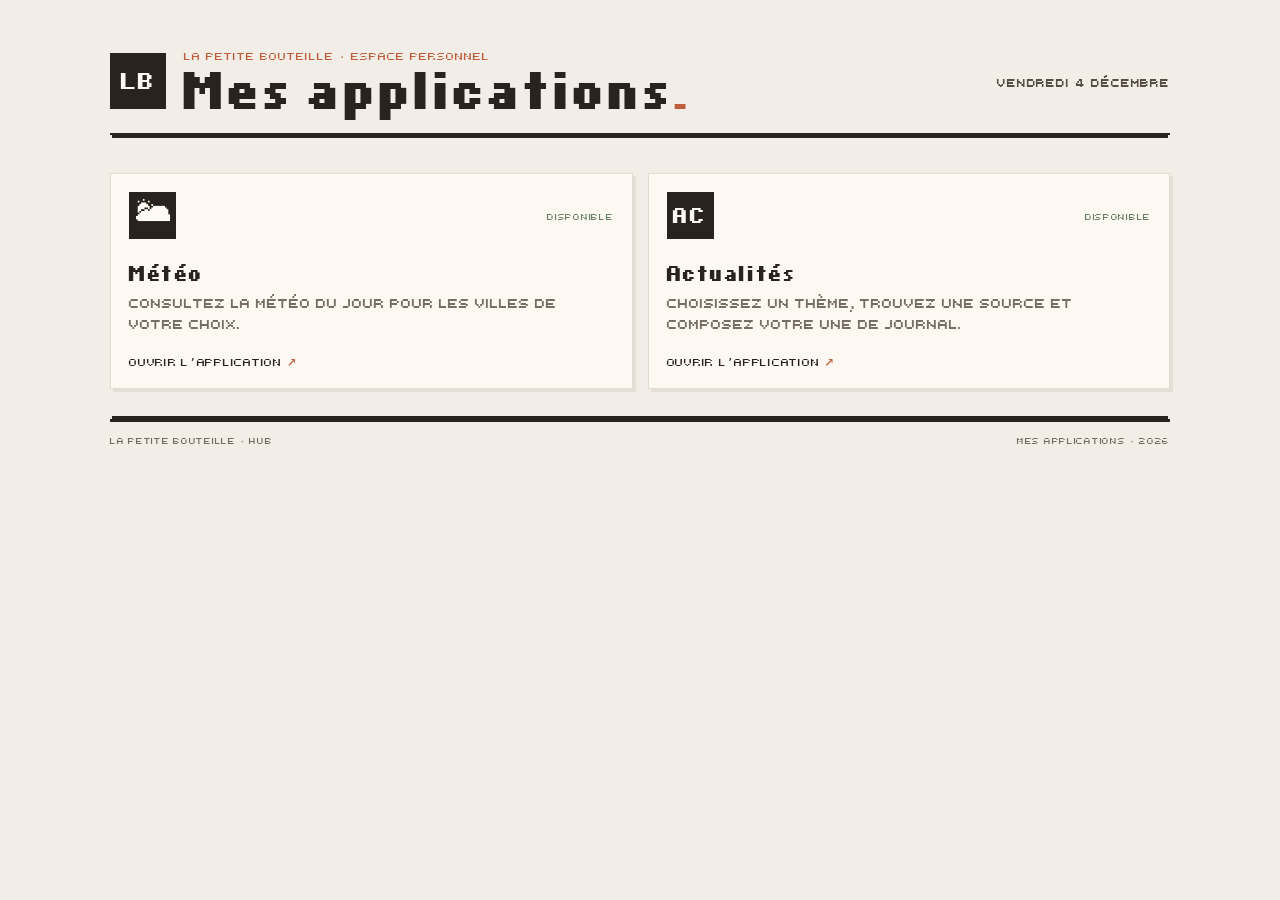
<file: index.html>
<!doctype html>
<html lang="fr">
<head>
  <meta charset="utf-8">
  <meta name="viewport" content="width=device-width, initial-scale=1">
  <meta name="theme-color" content="#fdf9f2">
  <meta name="description" content="Le hub personnel de vos applications et outils.">
  <title>Mes applications — La Petite Bouteille</title>
  <link rel="stylesheet" href="hub.css">
  <link rel="stylesheet" href="theme.css">
</head>
<body>
  <main class="hub-shell">
    <header class="masthead">
      <div class="masthead-mark" aria-hidden="true">LB</div>
      <div class="masthead-copy">
        <p class="eyebrow">LA PETITE BOUTEILLE · ESPACE PERSONNEL</p>
        <h1>Mes applications<span>.</span></h1>
      </div>
      <div class="masthead-date"><span id="today"></span></div>
    </header>

    <section id="appGrid" class="app-grid" aria-label="Applications enregistrées"></section>

    <footer class="hub-footer site-footer"><span>LA PETITE BOUTEILLE · HUB</span><span>MES APPLICATIONS · <span id="year"></span></span></footer>
  </main>
  <script src="hub.js"></script>
</body>
</html>
</file>
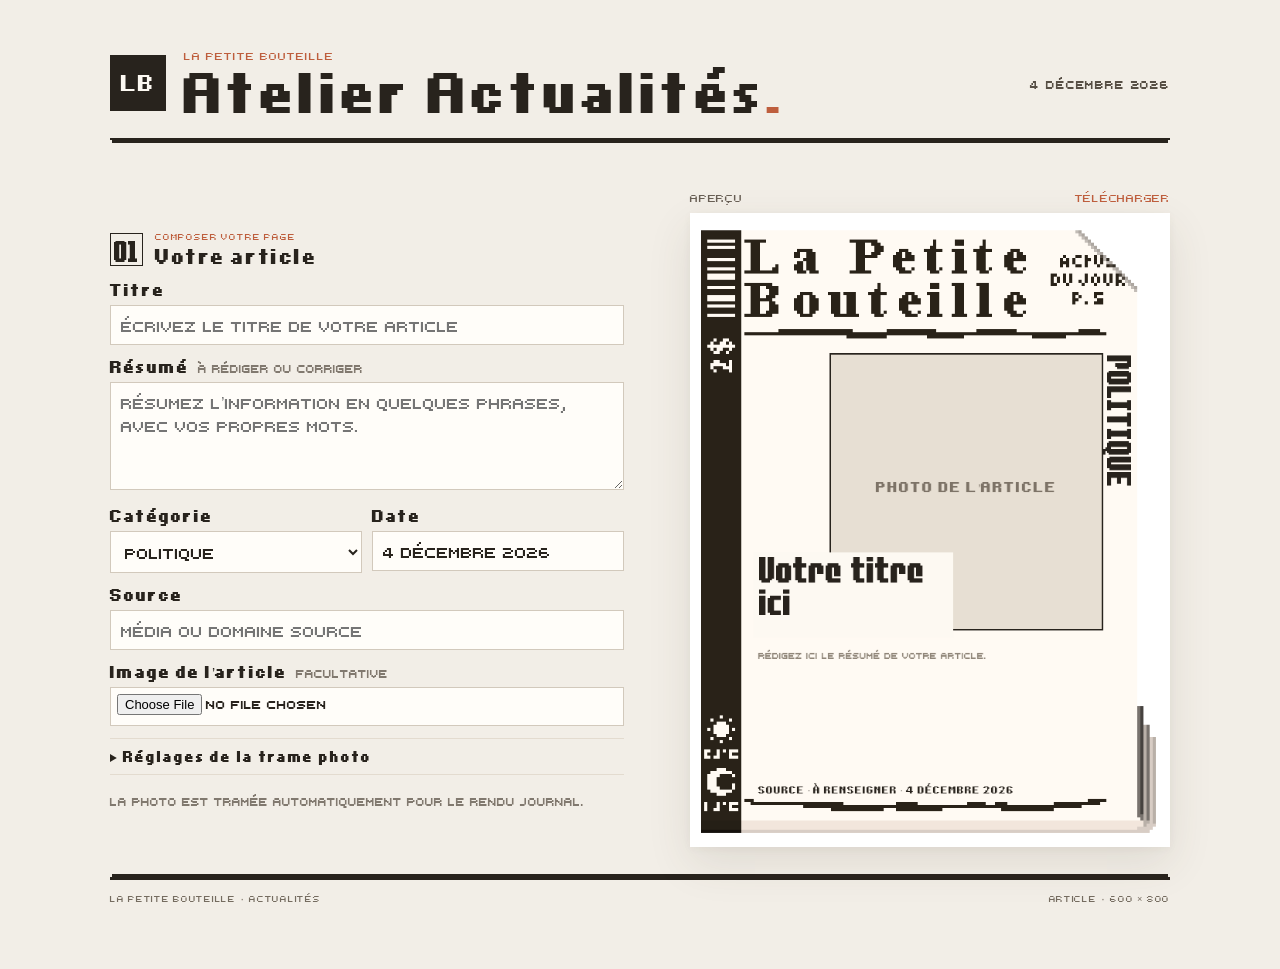
<file: actualites/index.html>
<!doctype html>
<html lang="fr">
<head>
  <meta charset="utf-8">
  <meta name="viewport" content="width=device-width, initial-scale=1">
  <meta name="theme-color" content="#fdf9f2">
  <title>Atelier Actualités — La Petite Bouteille</title>
  <link rel="stylesheet" href="style.css">
  <link rel="stylesheet" href="../theme.css?v=orange-download-20261007">
</head>
<body>
  <main class="page-shell">
    <header class="masthead app-masthead">
      <a class="masthead-mark" href="../index.html" aria-label="Retour au hub">LB</a>
      <div class="masthead-copy">
        <p class="eyebrow">LA PETITE BOUTEILLE</p>
        <h1>Atelier Actualités<span>.</span></h1>
      </div>
      <div class="masthead-date"><span id="todayHeader"></span></div>
    </header>

    <div class="workbench">
      <section class="editor" aria-label="Composition de la page d’actualité">
        <div class="section-head section-head--article"><span class="step">01</span><div><p class="eyebrow">COMPOSER VOTRE PAGE</p><h2>Votre article</h2></div></div>
        <label class="field-label" for="articleTitle">Titre</label>
        <input id="articleTitle" class="text-field" maxlength="180" placeholder="Écrivez le titre de votre article">
        <label class="field-label" for="articleSummary">Résumé <span>à rédiger ou corriger</span></label>
        <textarea id="articleSummary" rows="4" maxlength="700" placeholder="Résumez l’information en quelques phrases, avec vos propres mots."></textarea>
        <div class="two-fields">
          <label><span class="field-label">Catégorie</span><select id="articleCategory"><option>Politique</option><option>International</option><option>Sciences & technologie</option><option>Environnement</option><option>Économie</option><option>Culture</option><option>Sport</option><option>Santé</option><option>Société</option></select></label>
          <label><span class="field-label">Date</span><input id="articleDate" class="text-field" maxlength="40" placeholder="28 septembre 2026"></label>
        </div>
        <label class="field-label" for="articleSource">Source</label>
        <input id="articleSource" class="text-field" maxlength="100" placeholder="Média ou domaine source">
        <label class="field-label" for="photoFile">Image de l’article <span>facultative</span></label>
        <input id="photoFile" class="file-field" type="file" accept="image/*">
        <details class="settings">
          <summary>Réglages de la trame photo</summary>
          <div class="settings-grid">
            <div><span>Résolution d’entrée</span><b>96 px/pouce</b></div>
            <div><span>Résolution de sortie</span><b>25 px/pouce</b></div>
            <div><span>Mode</span><b>Trame de demi-teintes</b></div>
            <div><span>Linéature · angle</span><b>53 lignes/pouce · 45°</b></div>
            <div><span>Forme de trame</span><b>Losange</b></div>
            <div><span>Photo</span><b>Fixe en haut à droite</b></div>
            <label class="image-adjustment" for="brightnessSlider"><span>Luminosité <output id="brightnessValue" for="brightnessSlider">100 %</output></span><input id="brightnessSlider" type="range" min="0" max="200" value="100"></label>
            <label class="image-adjustment" for="contrastSlider"><span>Contraste <output id="contrastValue" for="contrastSlider">100 %</output></span><input id="contrastSlider" type="range" min="0" max="200" value="100"></label>
          </div>
        </details>
        <p id="photoStatus" class="helper">La photo est tramée automatiquement pour le rendu journal.</p>
        </section>

      <section class="preview-column" aria-label="Aperçu de la page d’actualité">
        <div class="preview-bar"><span>APERÇU</span><button class="download-link" type="button" id="downloadCanvas">Télécharger</button></div>
        <div class="poster-frame"><canvas id="poster" width="600" height="800"></canvas></div>
        
      </section>
    </div>
    <footer class="page-footer site-footer"><span>LA PETITE BOUTEILLE · ACTUALITÉS</span><span>Article · 600 × 800</span></footer>
  </main>
  <script src="app.js?v=save-canvas-20261007"></script>
</body>
</html>
</file>
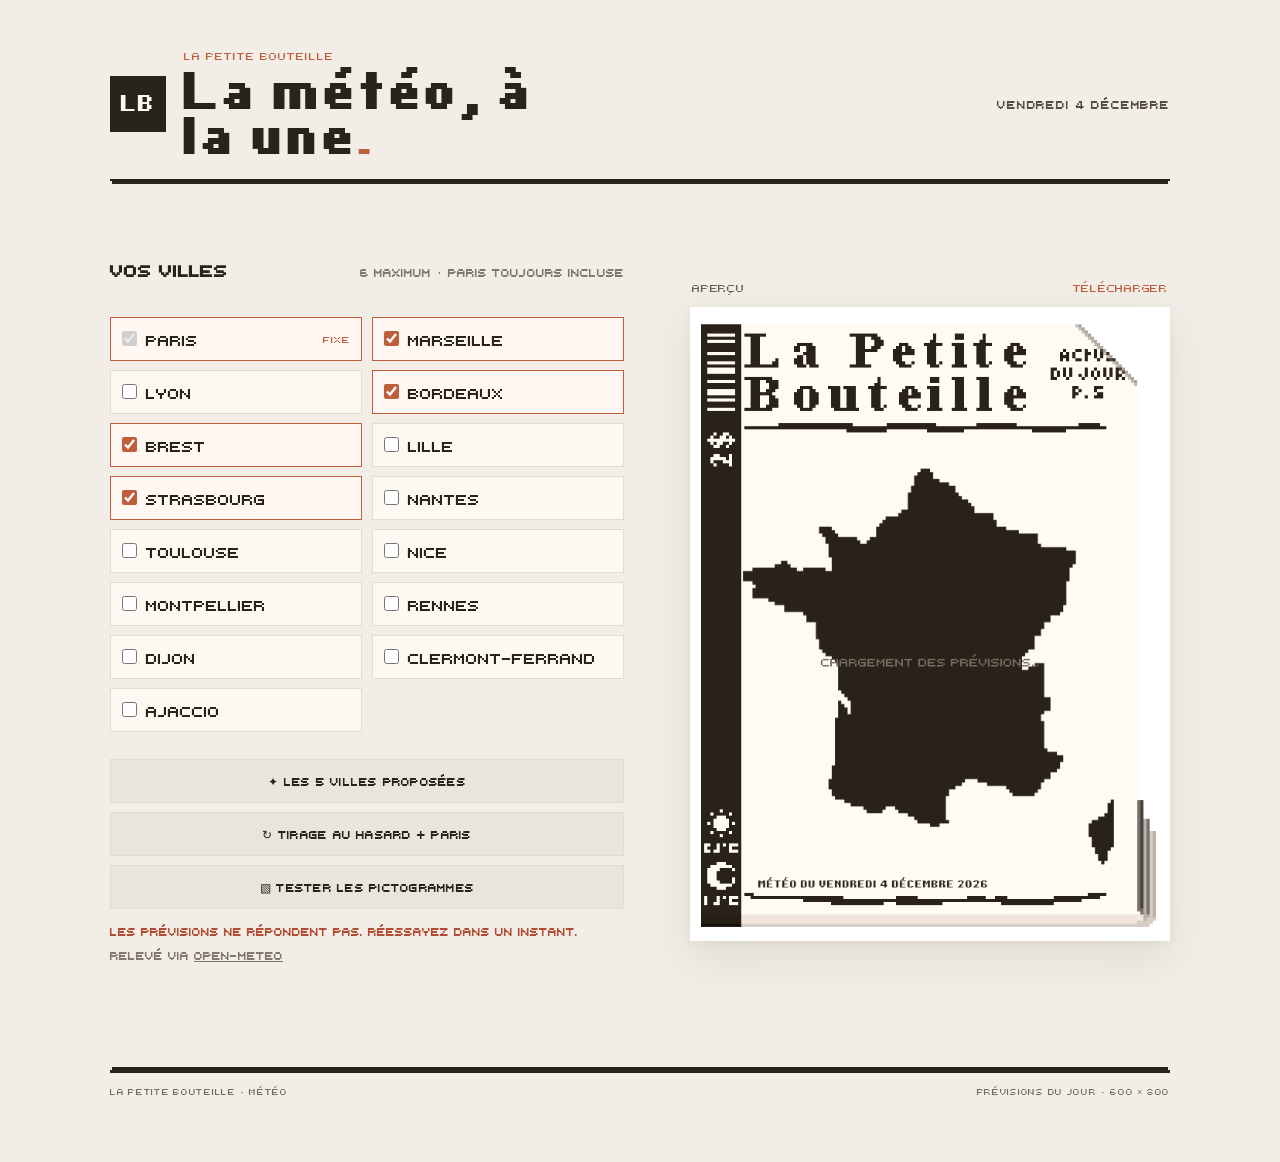
<file: meteo/index.html>
<!doctype html>
<html lang="fr">
<head>
  <meta charset="utf-8">
  <meta name="viewport" content="width=device-width, initial-scale=1">
  <meta name="theme-color" content="#fdf9f2">
  <title>Météo de France — Le bulletin du jour</title>
  <link rel="stylesheet" href="../style.css">
  <link rel="stylesheet" href="../theme.css?v=orange-download-20261007">
</head>
<body>
  <main class="layout">
    <header class="masthead app-masthead">
      <a class="masthead-mark" href="../index.html" aria-label="Retour au hub">LB</a>
      <div class="masthead-copy">
        <p class="eyebrow">LA PETITE BOUTEILLE</p>
        <h1>La météo, à la une<span>.</span></h1>
      </div>
      <div class="masthead-date"><span id="todayHeader"></span></div>
    </header>
    <section class="controls" aria-labelledby="title">
      <fieldset>
        <legend>Vos villes <span>6 maximum · Paris toujours incluse</span></legend>
        <div id="cityList" class="city-list"></div>
      </fieldset>

      <div class="actions">
        <button class="button button--light" id="presetButton" type="button">✦ Les 5 villes proposées</button>
        <button class="button button--light" id="randomButton" type="button">↻ Tirage au hasard + Paris</button>
        <button class="button button--test" id="testButton" type="button" aria-pressed="false">▧ Tester les pictogrammes</button>
      </div>
      <p id="status" class="status" role="status">Chargement des prévisions…</p>
      <p class="credit">relevé via <a href="https://open-meteo.com/" target="_blank" rel="noreferrer">Open-Meteo</a></p>
    </section>

    <section class="preview-wrap" aria-label="Aperçu de la carte météo">
      <div class="preview-heading"><span>APERÇU</span><button class="download-link" type="button" id="downloadCanvas">Télécharger</button></div>
      <div class="paper-frame"><canvas id="weatherCanvas" width="600" height="800" aria-label="Carte météo du jour"></canvas></div>
      
    </section>
    <footer class="site-footer"><span>LA PETITE BOUTEILLE · MÉTÉO</span><span>PRÉVISIONS DU JOUR · 600 × 800</span></footer>
  </main>
  <script src="app.js?v=save-canvas-20261007"></script>
</body>
</html>
</file>
<file: hub.css>
.hub-shell{max-width:1000px;margin:0 auto;padding:36px 28px 30px}
.masthead{display:grid;grid-template-columns:58px 1fr auto;gap:18px;align-items:center;padding:19px 0 24px;border-bottom:3px solid var(--ink);box-shadow:0 5px 0 -2px var(--ink)}
.masthead-mark{width:56px;height:56px;display:grid;place-items:center;background:var(--ink);color:var(--paper);font:20px 'FFF Urban',sans-serif;letter-spacing:-.08em}
.eyebrow,.section-kicker,.masthead-date,.issue,.hub-footer,.storage-note{font-family:'FFF Ville','Courier New',monospace;letter-spacing:.08em}
.eyebrow{font-size:11px;color:var(--red);margin:0 0 5px}
h1{font:clamp(28px,4vw,43px)/1.05 'FFF Urban',Arial,sans-serif;letter-spacing:-.055em;margin:0}
h1 span{color:var(--red)}
.subtitle{font-size:15px;color:#71695f;margin:7px 0 0}
.masthead-date{display:grid;gap:7px;text-align:right;font-size:12px;text-transform:capitalize}
.issue{font-size:9px;color:var(--muted);text-transform:uppercase}
.intro-row{display:flex;justify-content:space-between;align-items:end;gap:24px;margin:38px 0 19px}
.section-kicker{font-size:10px;color:var(--muted);margin:0 0 7px}
h2{font:22px 'FFF Urban',Arial,sans-serif;margin:0}
.intro-note{max-width:320px;text-align:right;color:#766e63;font-size:14px;line-height:1.45;margin:0}
.app-grid{margin-top:38px;display:grid;grid-template-columns:repeat(auto-fit,minmax(min(100%,280px),1fr));gap:15px}
.app-card{position:relative;display:flex;flex-direction:column;min-height:212px;padding:18px;background:var(--paper);border:1px solid #d9d0c4;box-shadow:3px 3px 0 #28231d12;color:inherit;text-decoration:none;transition:transform .16s,box-shadow .16s,border-color .16s}
.app-card:hover{transform:translateY(-3px);border-color:#a99c8d;box-shadow:5px 7px 0 #28231d18}
.app-card-link{display:flex;flex:1;flex-direction:column;color:inherit;text-decoration:none}
.card-top{display:flex;align-items:center;justify-content:space-between}
.app-icon{width:47px;height:47px;background:var(--ink);display:grid;place-items:center;overflow:hidden}
.app-icon img{width:34px;height:34px;object-fit:contain}
.app-icon--custom{font:17px 'FFF Urban',Arial,sans-serif;color:var(--paper)}
.app-status{font:9px 'FFF Ville',monospace;color:#668063;text-transform:uppercase;letter-spacing:.08em}
.app-card h3{font:17px 'FFF Urban',Arial,sans-serif;margin:23px 0 7px}
.app-card p{font-size:14px;line-height:1.45;color:#766e63;margin:0 0 15px}
.card-link{margin-top:auto;font:11px 'FFF Ville',monospace;text-transform:uppercase;letter-spacing:.07em}
.card-link span{color:var(--red);font-size:16px;margin-left:5px}
.remove-app{position:absolute;right:11px;bottom:10px;border:0;background:transparent;color:#93897c;font:11px 'FFF Ville',sans-serif;text-decoration:underline;cursor:pointer}
.add-panel{margin:21px 0 0;border-top:1px solid var(--line);border-bottom:1px solid var(--line);padding:0 0 14px}
.add-panel summary{list-style:none;cursor:pointer;display:flex;align-items:center;gap:11px;padding:15px 0;font:13px 'FFF Urban',Arial,sans-serif}
.add-panel summary::-webkit-details-marker{display:none}
.plus{width:25px;height:25px;display:grid;place-items:center;background:var(--ink);color:var(--paper);font:18px Arial,sans-serif}
.add-form{display:grid;grid-template-columns:1fr 1.2fr 1.2fr;gap:12px;margin:7px 0 0}
.add-form label{display:grid;gap:6px;font:11px 'FFF Ville',monospace;color:#675f55}
.add-form input{width:100%;min-height:39px;border:1px solid #d5ccbf;background:#fffdf9;padding:8px 10px;color:var(--ink);font:14px 'FFF Ville',sans-serif;outline:none}
.add-form input:focus{border-color:var(--ink)}
.form-footer{grid-column:1/-1;display:flex;align-items:center;justify-content:space-between;gap:12px}
#formMessage{font:11px 'FFF Ville',monospace;color:var(--red);margin:0}
.add-submit{border:0;background:var(--ink);color:var(--paper);min-height:38px;padding:0 15px;font:12px 'FFF Ville',sans-serif;cursor:pointer}
.add-submit:hover{background:#463d32}
.add-submit span{margin-left:9px;color:#e2aa86}
.storage-note{font-size:9px;color:var(--muted);margin:8px 0 0}
.hub-footer{display:flex;justify-content:space-between;gap:16px;margin-top:30px;padding-top:11px;border-top:3px solid var(--ink);box-shadow:0 -5px 0 -2px var(--ink);font-size:9px;color:#756c60}
@media(max-width:720px){.hub-shell{padding:24px 20px}.masthead{grid-template-columns:46px 1fr;gap:12px}.masthead-mark{width:44px;height:44px;font-size:16px}.masthead-date{grid-column:2;text-align:left;display:flex;gap:10px;align-items:center}.intro-row{align-items:start;flex-direction:column;gap:10px;margin-top:30px}.intro-note{text-align:left}.app-grid{grid-template-columns:repeat(2,minmax(0,1fr))}.add-form{grid-template-columns:1fr 1fr}.add-form label:last-of-type{grid-column:1/-1}}
@media(max-width:470px){.hub-shell{padding:18px 15px}.masthead{grid-template-columns:38px 1fr;gap:9px}.masthead-mark{width:37px;height:37px;font-size:13px}.eyebrow{font-size:9px}h1{font-size:25px}.subtitle{font-size:13px}.app-grid{grid-template-columns:1fr 1fr;gap:9px}.app-card{min-height:194px;padding:13px}.app-card h3{font-size:15px;margin-top:18px}.app-card p{font-size:13px}.app-icon{width:40px;height:40px}.app-icon img{width:30px;height:30px}.app-status{font-size:8px}.add-form{grid-template-columns:1fr}.add-form label:last-of-type{grid-column:auto}.hub-footer{font-size:8px}}
</file>
<file: theme.css>
@font-face{font-family:'FFF Temperature';src:url('meteo/assets/fonts/fff_spacedust.ttf') format('truetype');font-display:swap}
@font-face{font-family:'FFF Ville';src:url('meteo/assets/fonts/FFF Intelligent Thin Condensed.ttf') format('truetype');font-display:swap}
@font-face{font-family:'FFF Urban';src:url('meteo/assets/fonts/FFF Urban Bold Extended.ttf') format('truetype');font-display:swap}
:root{color-scheme:light;--ink:#28231d;--paper:#fdf9f2;--ground:#f2eee7;--muted:#81796f;--line:#e3dbcf;--red:#be5e3d;--rust:#be5e3d;--orange:#be5e3d}
*{box-sizing:border-box}
body{margin:0;background:var(--ground);color:var(--ink);font-family:'FFF Ville','Arial Narrow',sans-serif;min-height:100vh}
h1,h2,h3{color:var(--ink);font-family:'FFF Urban',Arial,sans-serif;letter-spacing:-.025em}
h1{font-size:clamp(28px,3.6vw,42px);line-height:1.08;font-weight:400;letter-spacing:-.04em;margin:0}
h2{font-size:21px;line-height:1.2;font-weight:400;margin:0}
.hub-shell,.page-shell,.layout{max-width:1120px;margin:0 auto;padding:48px 30px 64px}
.masthead{display:grid;grid-template-columns:56px minmax(0,1fr) auto;gap:18px;align-items:center;padding:0 0 19px;border-bottom:2px solid var(--ink);box-shadow:0 5px 0 -2px var(--ink)}
.app-masthead{grid-column:1/-1}.app-masthead h1 span{color:var(--rust)}
.masthead-mark{width:56px;height:56px;display:grid;place-items:center;background:var(--ink);color:var(--paper);font:18px 'FFF Urban',Arial,sans-serif;letter-spacing:-.08em;text-decoration:none}
.masthead-mark:hover{background:#453b30;color:var(--paper)}
.eyebrow{font:11px 'FFF Ville','Courier New',monospace;letter-spacing:.09em;color:var(--red);margin:0 0 6px}
.subtitle{font:15px/1.45 'FFF Ville','Arial Narrow',sans-serif;color:#71695f;margin:7px 0 0}
.masthead-date{display:grid;justify-items:end;gap:7px;font:12px 'FFF Ville','Courier New',monospace;letter-spacing:.07em;text-transform:capitalize;color:#574f45}
.masthead-date .date-line{display:flex;align-items:center;gap:9px;margin:0}
.issue{font:9px 'FFF Ville','Courier New',monospace;letter-spacing:.08em;color:var(--muted);text-transform:uppercase}
.section-kicker{font:10px 'FFF Ville','Courier New',monospace;letter-spacing:.08em;color:var(--muted)}
input,select,textarea{font-family:'FFF Ville','Arial Narrow',sans-serif;border-radius:0;color:var(--ink);background:#fffdf9;border-color:#d2c9bc}
input:focus,select:focus,textarea:focus{border-color:#60564a;box-shadow:0 0 0 2px #28231d12}
.button,.search-row button,.export-button,.add-submit{display:inline-flex;align-items:center;justify-content:center;gap:8px;padding:0 15px;border:1px solid var(--ink);border-radius:0;min-height:44px;font:12px 'FFF Ville','Arial Narrow',sans-serif;letter-spacing:.02em;cursor:pointer;transition:background .15s,color .15s,border-color .15s}
.search-row button span,.add-submit span{margin-left:0}
.button--light,.button--test{background:#eae5dc;color:var(--ink);border-color:var(--line)}
.button--light:hover,.button--test:hover,.button--test[aria-pressed="true"]{background:#ded7cc;border-color:#bdb2a5}
.button--dark,.search-row button,.export-button,.add-submit{background:var(--ink);color:var(--paper)}
.button--dark:hover,.search-row button:hover,.export-button:hover,.add-submit:hover{background:#453b30;border-color:#453b30}
.button:focus-visible,.search-row button:focus-visible,.export-button:focus-visible,.add-submit:focus-visible,.remove-app:focus-visible{outline:2px solid var(--red);outline-offset:2px}
.button:disabled,.search-row button:disabled,.export-button:disabled,.add-submit:disabled{opacity:.6;cursor:wait}
.remove-app{min-height:30px;padding:0 9px;border:1px solid var(--line);border-radius:0;background:#eae5dc;color:#665c51;font:11px 'FFF Ville','Arial Narrow',sans-serif;text-decoration:none;cursor:pointer}
.remove-app:hover{background:#ded7cc;color:var(--ink)}
.city-choice{border-radius:0;border-color:var(--line);background:var(--paper)}
.city-choice:has(input:checked){border-color:var(--rust);background:#fff7f1}
.app-card{background:var(--paper);border-color:var(--line);box-shadow:3px 3px 0 #28231d12}
.app-card:hover{border-color:#a99c8d;box-shadow:5px 7px 0 #28231d18}
.paper-frame,.poster-frame{padding:8px;background:#fff;box-shadow:0 16px 42px #473c2a1c,0 2px 8px #473c2a0b}
.preview-heading,.preview-bar{font:11px 'FFF Ville','Courier New',monospace;letter-spacing:.07em;color:#685f55}
.site-footer{grid-column:1/-1;display:flex;justify-content:space-between;align-items:center;gap:16px;margin-top:30px;padding:12px 0 0;border-top:3px solid var(--ink);box-shadow:0 -5px 0 -2px var(--ink);font:9px 'FFF Ville','Courier New',monospace;letter-spacing:.08em;color:#756c60}
@media(max-width:760px){.hub-shell,.page-shell,.layout{max-width:520px;padding:30px 22px 45px}.masthead{grid-template-columns:46px minmax(0,1fr);gap:12px}.masthead-mark{width:46px;height:46px;font-size:16px}.masthead-date{grid-column:2;display:flex;justify-items:start;justify-content:flex-start;gap:10px;align-items:center;text-align:left}.layout{grid-template-columns:1fr;gap:35px}.layout>.masthead{grid-column:1}.subtitle{font-size:14px}}
@media(max-width:470px){.hub-shell,.page-shell,.layout{padding:22px 15px 36px}.masthead{grid-template-columns:38px minmax(0,1fr);gap:9px;padding-bottom:15px}.masthead-mark{width:38px;height:38px;font-size:13px}.masthead-date{font-size:10px}.masthead-date .issue{font-size:8px}.eyebrow{font-size:9px}h1{font-size:25px}.subtitle{font-size:13px}.paper-frame,.poster-frame{padding:6px}.site-footer{align-items:flex-start;flex-direction:column;gap:6px;font-size:8px}}

button.download-link{all:unset;color:var(--rust);font:inherit;letter-spacing:inherit;cursor:pointer}button.download-link:hover{color:var(--ink);text-decoration:underline;text-underline-offset:3px}button.download-link:focus-visible{outline:2px solid var(--rust);outline-offset:3px}button.download-link:disabled{opacity:.55;cursor:wait}
</file>
<file: actualites/style.css>
@font-face{font-family:'FFF Head';src:url('assets/fff_spacedust.ttf') format('truetype');font-display:swap}
@font-face{font-family:'FFF Body';src:url('assets/FFF Intelligent Thin Condensed.ttf') format('truetype');font-display:swap}
@font-face{font-family:'FFF Source';src:url('assets/FFF Urban Bold Extended.ttf') format('truetype');font-display:swap}
.page-shell{max-width:1120px;margin:0 auto;padding:48px 30px 64px}
.app-header{display:grid;grid-template-columns:110px 1fr auto;gap:18px;align-items:center;padding-bottom:17px;border-bottom:2px solid var(--ink)}
.back-link{color:#6f665b;font:14px 'FFF Body',sans-serif;text-decoration:none}.back-link:hover{color:var(--rust)}
.eyebrow{font:11px 'FFF Source',sans-serif;letter-spacing:.08em;color:var(--rust);margin:0 0 6px}
h1{font:clamp(24px,3vw,34px) 'FFF Head',serif;margin:0}
.api-mark{font:12px 'FFF Source',sans-serif;line-height:1.1;text-align:right;margin:0}.api-mark span{font-size:8px;letter-spacing:.12em;color:var(--muted)}
.workbench{display:grid;grid-template-columns:minmax(300px,1fr) minmax(360px,480px);gap:66px;align-items:center;padding-top:25px}
.editor{padding:3px 0 0}
.section-head{display:flex;gap:12px;align-items:center;margin:0 0 15px}.section-head .eyebrow{margin:0 0 3px;font-size:9px}.section-head h2{font:17px 'FFF Source',sans-serif;margin:0}.step{font:14px 'FFF Head',serif;border:1px solid var(--ink);width:33px;height:33px;display:grid;place-items:center}
.field-label{display:block;font:14px 'FFF Source',sans-serif;margin:12px 0 5px}.field-label span{font:12px 'FFF Body',sans-serif;color:var(--muted);margin-left:4px}
input,select,textarea{font:16px 'FFF Body',Arial,sans-serif;color:var(--ink);background:#fffdf9;border:1px solid #d2c9bc;border-radius:0;width:100%;min-height:39px;padding:8px 10px;outline:none}
input:focus,select:focus,textarea:focus{border-color:#60564a;box-shadow:0 0 0 2px #28231d12}
textarea{resize:vertical;min-height:84px;line-height:1.4}
.export-button{border:0;background:var(--ink);color:var(--paper);font:13px 'FFF Source',sans-serif;cursor:pointer}.export-button:hover{background:#4a4034}
.helper{font:12px 'FFF Body',sans-serif;color:var(--muted);line-height:1.4;margin:6px 0 0;min-height:14px}.helper.error{color:var(--rust)}.helper a{color:inherit}
.settings{margin:12px 0 18px;border-top:1px solid var(--line);border-bottom:1px solid var(--line)}.settings summary{cursor:pointer;padding:9px 0;font:12px 'FFF Source',sans-serif}.settings-grid{display:grid;grid-template-columns:1fr 1fr;gap:6px;padding:0 0 11px}.settings-grid div{display:flex;justify-content:space-between;gap:8px;font:12px 'FFF Body',sans-serif}.settings-grid span{color:var(--muted)}.settings-grid b{font-weight:400;text-align:right}
.section-head--article{margin-top:0;margin-bottom:10px}.two-fields{display:grid;grid-template-columns:1fr 1fr;gap:10px}.two-fields label{min-width:0}.file-field{font-size:13px;padding:6px}.export-button{width:100%;min-height:45px;margin-top:12px}
.preview-column{width:100%;max-width:480px;margin:0 auto}.preview-bar{display:flex;justify-content:space-between;font:10px 'FFF Body',sans-serif;letter-spacing:.1em;color:#71695e;margin-bottom:8px}.poster-frame{background:white;padding:6px;box-shadow:0 12px 32px #34291f22}.poster-frame canvas,.poster-frame .canvas-preview-image{display:block;width:100%;height:auto}.preview-note{font:13px 'FFF Body',sans-serif;color:var(--muted);text-align:center;margin:10px 0 0}
.page-footer{display:flex;justify-content:space-between;gap:14px;margin-top:24px;border-top:2px solid var(--ink);padding-top:8px;font:9px 'FFF Source',sans-serif;letter-spacing:.1em;color:#756c60}
@media(max-width:760px){.page-shell{padding:30px 22px 45px;max-width:520px}.workbench{grid-template-columns:1fr;gap:35px;padding-top:20px}.editor{max-width:600px;width:100%;margin:auto}.preview-column{max-width:440px}.app-header{grid-template-columns:70px 1fr auto}}
@media(max-width:480px){.page-shell{padding:22px 12px}.app-header{grid-template-columns:1fr auto;gap:10px}.back-link{grid-column:1/-1}.app-header h1{font-size:25px}.workbench{padding-top:18px}.settings-grid{grid-template-columns:1fr}.settings-grid div{justify-content:flex-start}.settings-grid b{text-align:left}.page-footer{font-size:7px}}

/* Keep the shared hub masthead intact even when this page is opened on its own. */
.page-shell>.masthead.app-masthead{display:grid;grid-template-columns:56px minmax(0,1fr) auto;gap:18px;align-items:center;margin:0 0 25px;padding:0 0 19px;border-bottom:2px solid var(--ink);box-shadow:0 5px 0 -2px var(--ink)}
.app-masthead .masthead-mark{width:56px;height:56px;display:grid;place-items:center;background:var(--ink);color:var(--paper);font:18px 'FFF Urban',Arial,sans-serif;text-decoration:none;letter-spacing:-.08em}
.app-masthead .masthead-mark:hover{background:#453b30;color:var(--paper)}
.app-masthead .masthead-copy{min-width:0}
.app-masthead .eyebrow{font:11px 'FFF Body','Courier New',monospace;letter-spacing:.09em;color:var(--rust);margin:0 0 6px}
.app-masthead h1{font:clamp(32px,4vw,46px)/1.08 'FFF Urban',Arial,sans-serif;letter-spacing:-.04em;margin:0}
.app-masthead h1 span{color:var(--rust)}
.app-masthead .subtitle{font:15px/1.45 'FFF Body','Arial Narrow',sans-serif;color:#71695f;margin:7px 0 0}
.app-masthead .masthead-date{display:grid;justify-items:end;gap:7px;font:12px 'FFF Body','Courier New',monospace;letter-spacing:.07em;text-transform:uppercase;color:#574f45;white-space:nowrap}
.app-masthead .issue{font:9px 'FFF Body','Courier New',monospace;letter-spacing:.08em;color:var(--muted)}
@media(max-width:760px){.page-shell>.masthead.app-masthead{grid-template-columns:46px minmax(0,1fr);gap:12px}.app-masthead .masthead-mark{width:46px;height:46px;font-size:16px}.app-masthead .masthead-date{grid-column:2;display:flex;justify-items:start;justify-content:flex-start;gap:10px;align-items:center;white-space:normal}.app-masthead .subtitle{font-size:14px}}
@media(max-width:480px){.page-shell>.masthead.app-masthead{grid-template-columns:38px minmax(0,1fr);gap:9px;padding-bottom:15px}.app-masthead .masthead-mark{width:38px;height:38px;font-size:13px}.app-masthead .masthead-date{font-size:10px}.app-masthead .masthead-date .issue{font-size:8px}.app-masthead .eyebrow{font-size:9px}.app-masthead h1{font-size:25px}.app-masthead .subtitle{font-size:13px}}

.image-adjustment{display:grid;grid-template-columns:1fr;gap:4px;min-width:0}.image-adjustment>span{display:flex;justify-content:space-between;gap:10px}.image-adjustment output{font:inherit;color:var(--ink)}.image-adjustment input[type=range]{min-height:24px;padding:0;accent-color:var(--rust);background:transparent;border:0;box-shadow:none}
</file>
<file: style.css>
.layout{max-width:1120px;margin:auto;padding:48px 30px 64px;display:grid;grid-template-columns:minmax(300px,1fr) minmax(360px,480px);gap:66px;align-items:center}
.controls{padding:10px 0}
.eyebrow,.preview-heading,.date-line,.status,.credit,.preview-caption,legend span{font-family:'FFF Ville','Courier New',monospace}
.eyebrow{font-size:13px;letter-spacing:.1em;color:var(--orange);font-weight:500}
h1{font-family:'FFF Urban',Arial,sans-serif;font-size:clamp(32px,4vw,46px);line-height:1.08;letter-spacing:-.035em;margin:17px 0 12px;max-width:390px}
.intro{color:#71695f;max-width:355px;line-height:1.6;font-size:17px;margin:0 0 26px}
.date-line{font-size:14px;display:flex;gap:9px;align-items:center;margin:0 0 32px;color:#574f45}
.live-dot{width:8px;height:8px;border-radius:50%;background:#6e936b;box-shadow:0 0 0 3px #6e936b20}
fieldset{border:0;border-top:1px solid var(--line);padding:20px 0 16px;margin:0}
legend{padding:0;width:100%;font-size:18px;font-weight:700;display:flex;justify-content:space-between;align-items:baseline}
legend span{font-size:12px;font-weight:400;color:var(--muted)}
.city-list{display:grid;grid-template-columns:1fr 1fr;gap:9px 10px;padding-top:15px}
.city-choice{display:flex;align-items:center;gap:9px;border:1px solid var(--line);border-radius:8px;padding:10px 11px;background:#fffdf9;font-size:16px;cursor:pointer;transition:.15s}
.city-choice:hover{border-color:#cbbba9}
.city-choice:has(input:checked){border-color:#c87756;background:#fff7f1}
.city-choice input{accent-color:var(--orange);width:15px;height:15px;margin:0}
.city-choice.is-fixed{cursor:default}
.city-choice.is-fixed small{font:10px 'FFF Ville',monospace;color:var(--orange);margin-left:auto}
.actions{display:grid;gap:9px;margin:11px 0 12px}
.button{border:0;border-radius:8px;min-height:46px;padding:0 15px;text-align:left;font:16px 'FFF Ville',Arial,sans-serif;cursor:pointer;transition:transform .15s,background .15s}
.button:hover{transform:translateY(-1px)}
.button--light{background:#eae5dc;color:var(--ink)}
.button--light:hover{background:#e2d9ce}
.button--test{background:#fdf9f2;border:1px solid #cbbba9;color:var(--ink)}
.button--test:hover,.button--test[aria-pressed="true"]{background:#e8ddd0}
.button--dark{width:100%;background:var(--ink);color:white;text-align:center}
.button--dark:hover{background:#41382e}
.button:disabled{opacity:.65;cursor:wait;transform:none}
.status{font-size:12px;color:#746c62;min-height:16px;margin:13px 0 7px}
.status.error{color:#b24c35}
.credit{font-size:12px;line-height:1.55;color:var(--muted);margin:0}
.credit a{color:inherit}
.preview-wrap{max-width:480px;width:100%;margin:auto}
.preview-heading{display:flex;justify-content:space-between;gap:10px;font-size:12px;letter-spacing:.06em;color:#685f55;padding:0 2px 12px}
.preview-heading span:last-child{text-align:right}
.paper-frame{padding:8px;background:white;box-shadow:0 20px 55px #473c2a20,0 2px 8px #473c2a0b}
.paper-frame canvas,.paper-frame .canvas-preview-image{display:block;width:100%;height:auto}
.preview-caption{text-align:center;font-size:12px;color:#8d8478;margin-top:14px}
@media(max-width:760px){.layout{grid-template-columns:1fr;gap:35px;padding:30px 22px 45px;max-width:520px}.controls{padding:0}.preview-wrap{max-width:440px}h1{font-size:25px}}
@media(max-width:380px){.layout{padding-left:16px;padding-right:16px}.city-list{gap:7px}.city-choice{padding:9px 8px;font-size:14px}legend{gap:8px}legend span{font-size:11px}.preview-heading{font-size:10px}}
</file>
